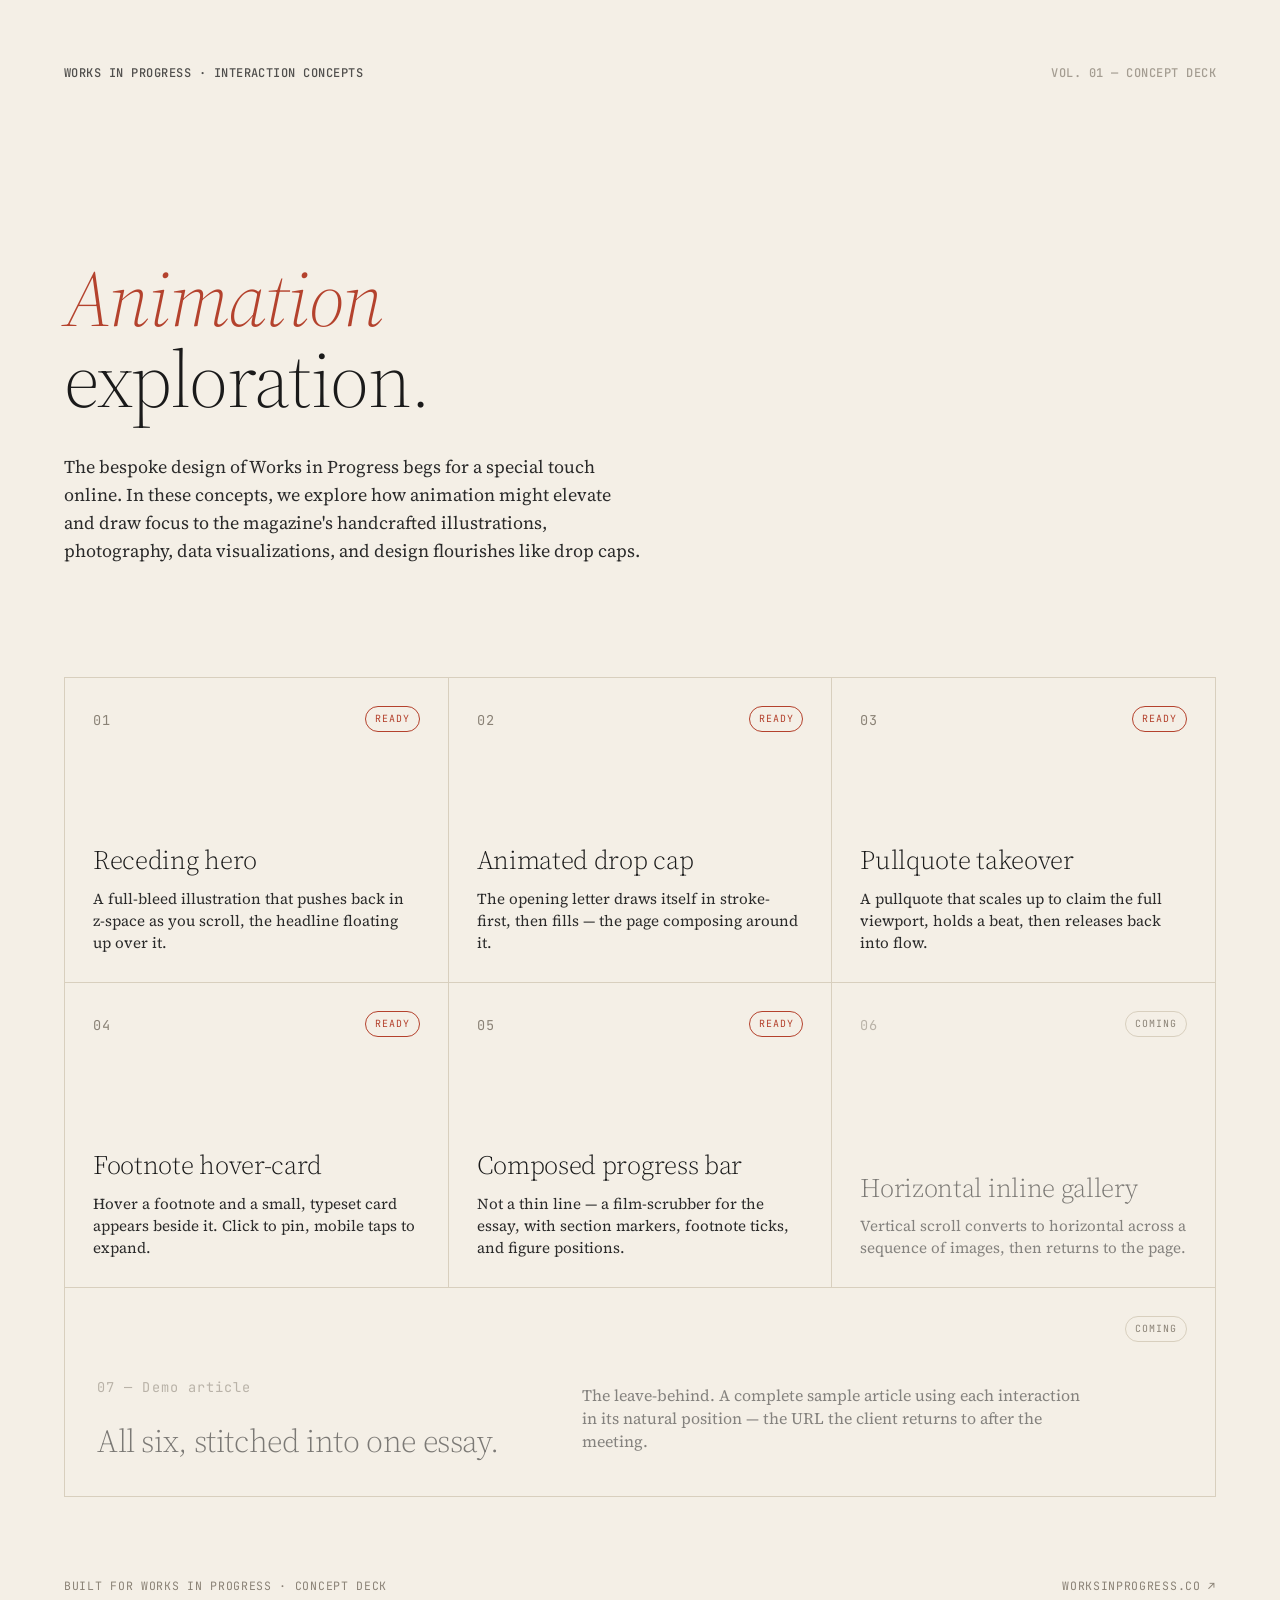
<file: index.html>
<!doctype html>
<html lang="en">
  <head>
    <meta charset="utf-8" />
    <meta name="viewport" content="width=device-width, initial-scale=1" />
    <title>Works in Progress — Interaction concepts</title>
    <meta
      name="description"
      content="Six signature interaction concepts for a Works in Progress redesign — a reading-first treatment of editorial moments."
    />
    <link rel="stylesheet" href="shared/base.css" />
    <style>
      /* index-only styles — the index is itself a designed artifact */
      body { background: var(--paper); }

      .page {
        max-width: 78rem;
        margin: 0 auto;
        padding: clamp(2rem, 5vw, 4rem) var(--gutter) 4rem;
      }

      .topline {
        display: flex;
        justify-content: space-between;
        align-items: baseline;
        margin-bottom: clamp(5rem, 14vw, 11rem);
      }
      .topline .kicker { color: var(--ink); opacity: 0.75; }
      .topline .issue { color: var(--muted); }

      .lede {
        max-width: 44rem;
        margin-bottom: clamp(4rem, 9vw, 7rem);
      }
      .lede h1 {
        font-size: clamp(2.75rem, 6.2vw, 5.25rem);
        font-weight: 300;
        line-height: 1.02;
        letter-spacing: -0.018em;
        margin: 0 0 2rem;
      }
      .lede h1 em {
        font-style: italic;
        font-weight: 300;
        color: var(--accent);
      }
      .lede p {
        font-size: 1.125rem;
        line-height: 1.55;
        max-width: 36rem;
        color: var(--ink-soft);
      }

      /* card grid */
      .grid {
        display: grid;
        grid-template-columns: repeat(3, 1fr);
        gap: 1px;
        background: var(--rule);
        border: 1px solid var(--rule);
      }
      .grid > * { background: var(--paper); }

      .card {
        position: relative;
        display: flex;
        flex-direction: column;
        padding: 2rem 1.75rem 1.75rem;
        min-height: 19rem;
        color: inherit;
        border-bottom: none;
        transition: background 220ms ease, transform 320ms cubic-bezier(.2,.7,.2,1);
        text-decoration: none;
      }
      .card:hover {
        background: var(--paper-deep);
        color: inherit;
        border-bottom: none;
      }
      .card:hover .card-title { color: var(--accent); }
      .card:hover .card-title::after { transform: scaleX(1); }

      .card .num {
        font-family: var(--mono);
        font-size: 0.85rem;
        letter-spacing: 0.08em;
        color: var(--muted);
        margin-bottom: auto;
      }
      .card-title {
        position: relative;
        font-family: var(--serif);
        font-weight: 300;
        font-size: 1.65rem;
        line-height: 1.1;
        letter-spacing: -0.012em;
        margin: 4rem 0 0.75rem;
        transition: color 220ms ease;
      }
      .card-title::after {
        content: "";
        position: absolute;
        left: 0; bottom: -4px;
        width: 2.25rem; height: 1px;
        background: currentColor;
        transform: scaleX(0);
        transform-origin: left center;
        transition: transform 320ms cubic-bezier(.2,.7,.2,1);
      }
      .card-caption {
        font-size: 0.95rem;
        line-height: 1.45;
        color: var(--ink-soft);
        max-width: 22rem;
        margin: 0;
      }
      .card-status {
        position: absolute;
        top: 1.75rem;
        right: 1.75rem;
        font-family: var(--mono);
        font-size: 0.62rem;
        letter-spacing: 0.1em;
        text-transform: uppercase;
        color: var(--muted);
        padding: 0.25rem 0.55rem;
        border: 1px solid var(--rule);
        border-radius: 999px;
      }
      .card-status[data-state="ready"] {
        color: var(--accent);
        border-color: var(--accent);
      }
      .card[aria-disabled="true"] {
        cursor: not-allowed;
      }
      .card[aria-disabled="true"]:hover {
        background: var(--paper);
        transform: none;
      }
      .card[aria-disabled="true"]:hover .card-title { color: inherit; }
      .card[aria-disabled="true"]:hover .card-title::after { transform: scaleX(0); }
      .card[aria-disabled="true"] .num,
      .card[aria-disabled="true"] .card-title,
      .card[aria-disabled="true"] .card-caption {
        opacity: 0.55;
      }

      /* the wide 07 card */
      .card-wide {
        grid-column: 1 / -1;
        min-height: 13rem;
        padding: 2.25rem 2rem;
        display: grid;
        grid-template-columns: minmax(0, 0.85fr) minmax(0, 1.15fr);
        gap: 2.5rem;
        align-items: end;
      }
      .card-wide .card-title { font-size: 2rem; margin: 1.5rem 0 0; }
      .card-wide .num { margin-bottom: 0; }
      .card-wide .card-caption {
        max-width: 32rem;
        font-size: 1rem;
        align-self: end;
        padding-bottom: 0.4rem;
      }

      /* footer */
      .footer {
        margin-top: 5rem;
        display: flex;
        justify-content: space-between;
        gap: 1rem;
        flex-wrap: wrap;
        font-family: var(--mono);
        font-size: 0.72rem;
        letter-spacing: 0.06em;
        text-transform: uppercase;
        color: var(--muted);
      }
      .footer a { border-bottom: none; color: inherit; }
      .footer a:hover { color: var(--accent); }

      /* mobile */
      @media (max-width: 880px) {
        .grid { grid-template-columns: repeat(2, 1fr); }
      }
      @media (max-width: 560px) {
        .grid { grid-template-columns: 1fr; }
        .card-wide { grid-template-columns: 1fr; gap: 1rem; }
        .card-wide .card-caption { padding-bottom: 0; }
        .topline { margin-bottom: 3rem; }
      }
    </style>
  </head>
  <body>
    <main class="page">
      <header class="topline">
        <span class="kicker">Works in Progress · Interaction concepts</span>
        <span class="kicker issue">Vol. 01 — Concept deck</span>
      </header>

      <section class="lede">
        <h1><em>Animation</em><br />exploration.</h1>
        <p>
          The bespoke design of Works in Progress begs for a special touch online. In these
          concepts, we explore how animation might elevate and draw focus to the magazine's
          handcrafted illustrations, photography, data visualizations, and design flourishes
          like drop caps.
        </p>
      </section>

      <nav class="grid" aria-label="Prototypes">
        <a class="card" href="01-receding-hero/index.html">
          <span class="num">01</span>
          <span class="card-status" data-state="ready">Ready</span>
          <h2 class="card-title">Receding hero</h2>
          <p class="card-caption">
            A full-bleed illustration that pushes back in z-space as you scroll, the headline
            floating up over it.
          </p>
        </a>

        <a class="card" href="02-animated-dropcap/index.html">
          <span class="num">02</span>
          <span class="card-status" data-state="ready">Ready</span>
          <h2 class="card-title">Animated drop cap</h2>
          <p class="card-caption">
            The opening letter draws itself in stroke-first, then fills — the page composing
            around it.
          </p>
        </a>

        <a class="card" href="03-pullquote-takeover/index.html">
          <span class="num">03</span>
          <span class="card-status" data-state="ready">Ready</span>
          <h2 class="card-title">Pullquote takeover</h2>
          <p class="card-caption">
            A pullquote that scales up to claim the full viewport, holds a beat, then releases
            back into flow.
          </p>
        </a>

        <a class="card" href="04-footnote-hovercard/index.html">
          <span class="num">04</span>
          <span class="card-status" data-state="ready">Ready</span>
          <h2 class="card-title">Footnote hover-card</h2>
          <p class="card-caption">
            Hover a footnote and a small, typeset card appears beside it. Click to pin, mobile
            taps to expand.
          </p>
        </a>

        <a class="card" href="05-composed-progress-bar/index.html">
          <span class="num">05</span>
          <span class="card-status" data-state="ready">Ready</span>
          <h2 class="card-title">Composed progress bar</h2>
          <p class="card-caption">
            Not a thin line — a film-scrubber for the essay, with section markers, footnote
            ticks, and figure positions.
          </p>
        </a>

        <a class="card" href="06-horizontal-gallery/index.html" aria-disabled="true" onclick="event.preventDefault()">
          <span class="num">06</span>
          <span class="card-status" data-state="coming">Coming</span>
          <h2 class="card-title">Horizontal inline gallery</h2>
          <p class="card-caption">
            Vertical scroll converts to horizontal across a sequence of images, then returns to
            the page.
          </p>
        </a>

        <a class="card card-wide" href="07-demo-article/index.html" aria-disabled="true" onclick="event.preventDefault()">
          <div>
            <span class="num">07 — Demo article</span>
            <span class="card-status" data-state="coming">Coming</span>
            <h2 class="card-title">All six, stitched into one essay.</h2>
          </div>
          <p class="card-caption">
            The leave-behind. A complete sample article using each interaction in its natural
            position — the URL the client returns to after the meeting.
          </p>
        </a>
      </nav>

      <footer class="footer">
        <span>Built for Works in Progress · concept deck</span>
        <a href="https://worksinprogress.co" target="_blank" rel="noopener">worksinprogress.co ↗</a>
      </footer>
    </main>
  </body>
</html>
</file>
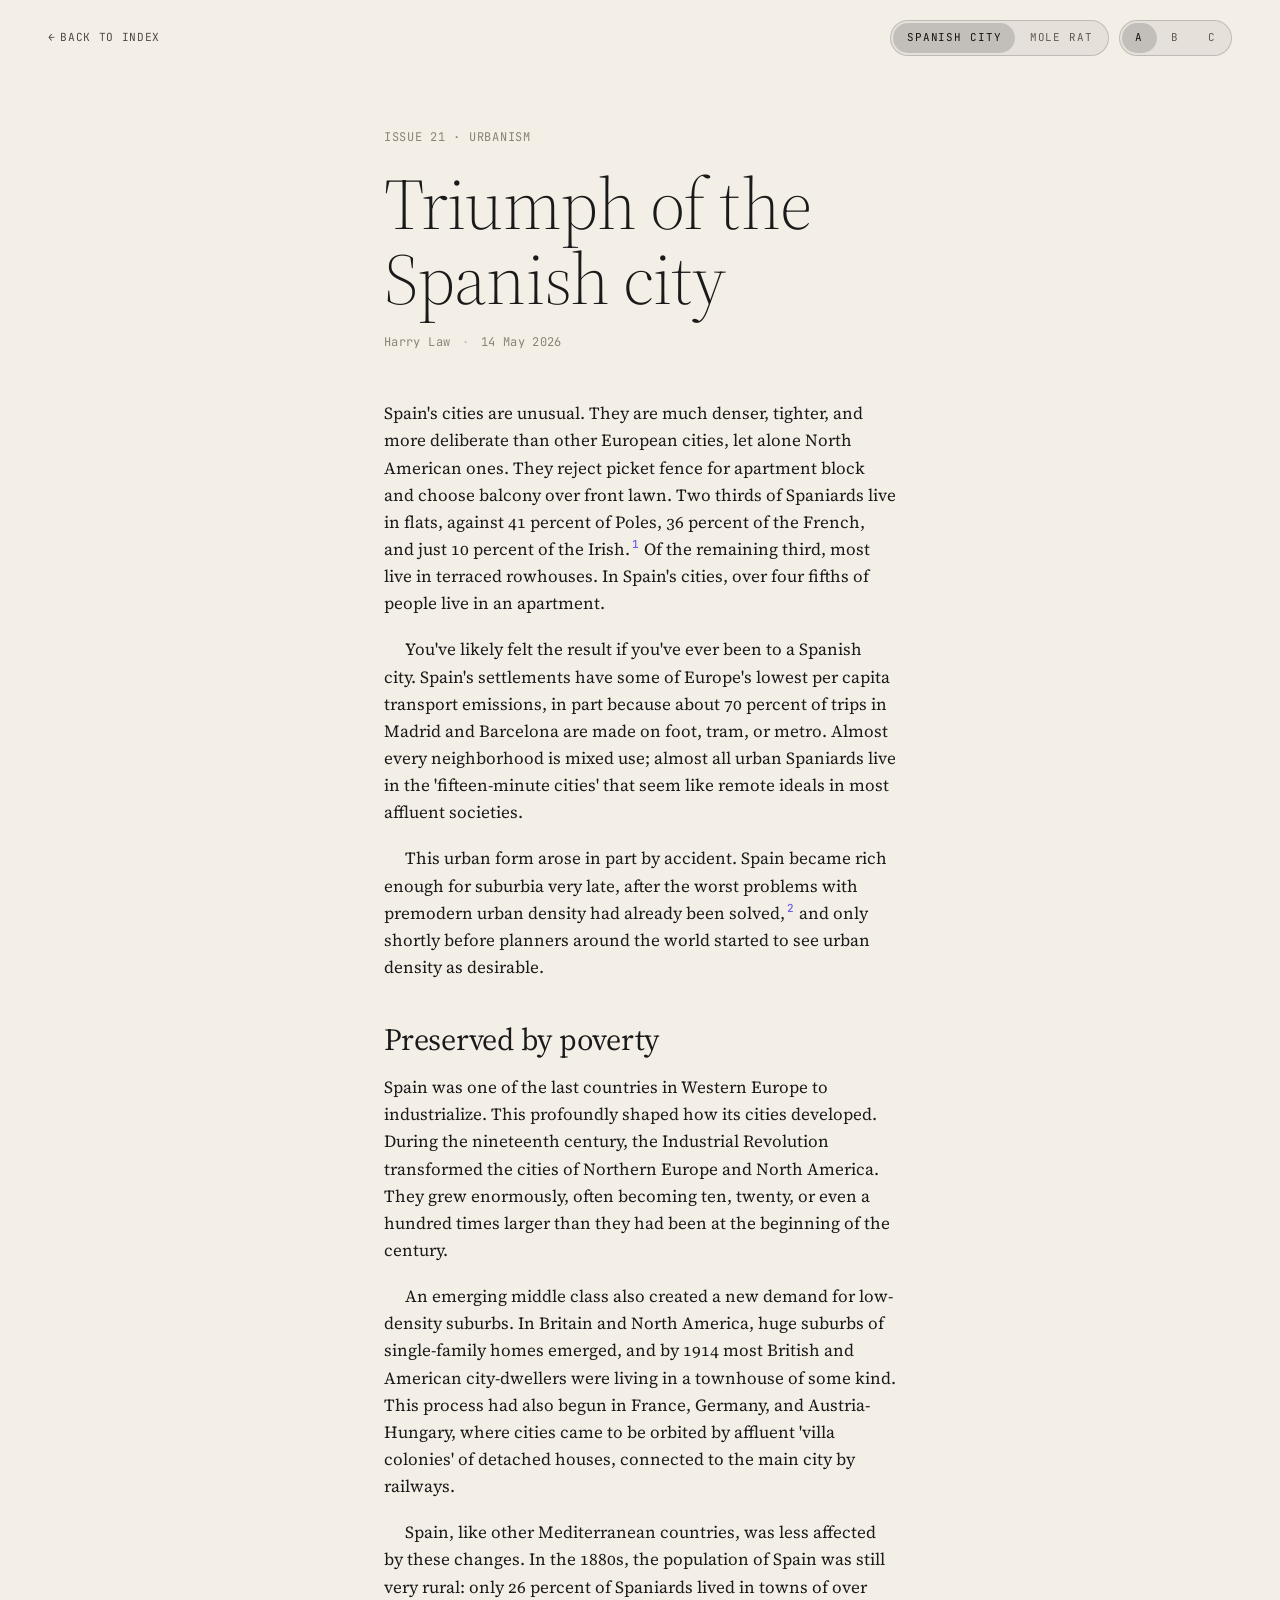
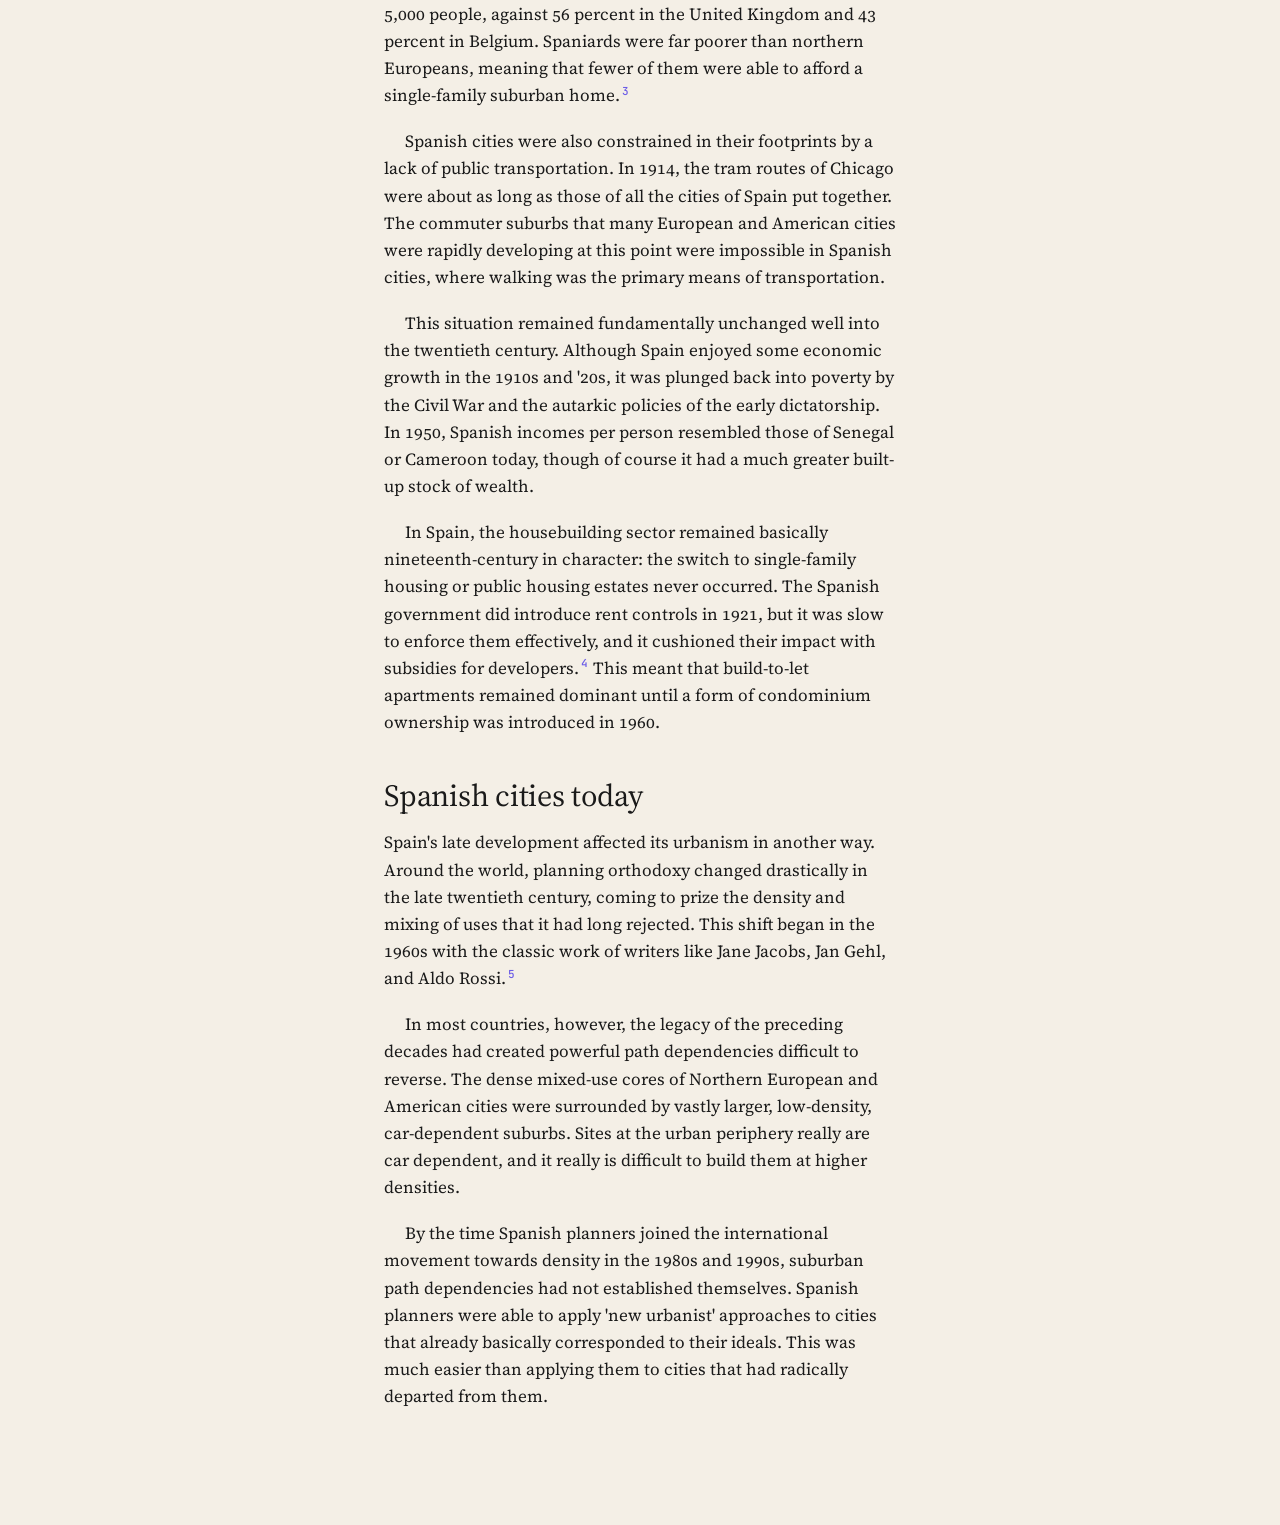
<file: 04-footnote-hovercard/index.html>
<!doctype html>
<html lang="en">
  <head>
    <meta charset="utf-8" />
    <meta name="viewport" content="width=device-width, initial-scale=1" />
    <title>Footnote hover-card — Works in Progress concepts</title>
    <meta
      name="description"
      content="Prototype 04 — Hover a footnote anchor to reveal a typeset card; click to pin it. Three variants: floating card, margin rail, bottom drawer."
    />
    <link rel="icon" href="data:," />
    <link rel="stylesheet" href="../shared/base.css" />
    <link rel="stylesheet" href="../shared/nav.css" />
    <link rel="stylesheet" href="styles.css" />
  </head>
  <body>
    <article class="article-shell">
      <header class="article-header-block">
        <p class="article-kicker">Issue 21 · Urbanism</p>
        <h1 class="article-title display">Triumph of the Spanish&nbsp;city</h1>
        <p class="article-byline">
          <span class="byline-name">Harry Law</span>
          <span class="byline-sep">·</span>
          <time datetime="2026-05-14">14 May 2026</time>
        </p>
      </header>

      <div class="article-body" data-body data-article="spain">
        <p class="lede">
          Spain's cities are unusual. They are much denser, tighter, and more deliberate
          than other European cities, let alone North American ones. They reject picket
          fence for apartment block and choose balcony over front lawn. Two thirds of
          Spaniards live in flats, against 41 percent of Poles, 36 percent of the
          French, and just 10 percent of the Irish.<sup class="fn-anchor" data-fn="1" tabindex="0" role="button" aria-label="Footnote 1">1</sup>
          Of the remaining third, most live in terraced rowhouses. In Spain's cities,
          over four fifths of people live in an apartment.
        </p>

        <p>
          You've likely felt the result if you've ever been to a Spanish city. Spain's
          settlements have some of Europe's lowest per capita transport emissions, in
          part because about 70 percent of trips in Madrid and Barcelona are made on
          foot, tram, or metro. Almost every neighborhood is mixed use; almost all
          urban Spaniards live in the 'fifteen-minute cities' that seem like remote
          ideals in most affluent societies.
        </p>

        <p>
          This urban form arose in part by accident. Spain became rich enough for
          suburbia very late, after the worst problems with premodern urban density had
          already been solved,<sup class="fn-anchor" data-fn="2" tabindex="0" role="button" aria-label="Footnote 2">2</sup>
          and only shortly before planners around the world started to see urban
          density as desirable.
        </p>

        <h2 class="section-heading">Preserved by poverty</h2>

        <p>
          Spain was one of the last countries in Western Europe to industrialize. This
          profoundly shaped how its cities developed. During the nineteenth century, the
          Industrial Revolution transformed the cities of Northern Europe and North
          America. They grew enormously, often becoming ten, twenty, or even a hundred
          times larger than they had been at the beginning of the century.
        </p>

        <p>
          An emerging middle class also created a new demand for low-density suburbs.
          In Britain and North America, huge suburbs of single-family homes emerged, and
          by 1914 most British and American city-dwellers were living in a townhouse of
          some kind. This process had also begun in France, Germany, and Austria-Hungary,
          where cities came to be orbited by affluent 'villa colonies' of detached
          houses, connected to the main city by railways.
        </p>

        <p>
          Spain, like other Mediterranean countries, was less affected by these changes.
          In the 1880s, the population of Spain was still very rural: only 26 percent of
          Spaniards lived in towns of over 5,000 people, against 56 percent in the
          United Kingdom and 43 percent in Belgium. Spaniards were far poorer than
          northern Europeans, meaning that fewer of them were able to afford a
          single-family suburban home.<sup class="fn-anchor" data-fn="3" tabindex="0" role="button" aria-label="Footnote 3">3</sup>
        </p>

        <p>
          Spanish cities were also constrained in their footprints by a lack of public
          transportation. In 1914, the tram routes of Chicago were about as long as those
          of all the cities of Spain put together. The commuter suburbs that many European
          and American cities were rapidly developing at this point were impossible in
          Spanish cities, where walking was the primary means of transportation.
        </p>

        <p>
          This situation remained fundamentally unchanged well into the twentieth century.
          Although Spain enjoyed some economic growth in the 1910s and '20s, it was plunged
          back into poverty by the Civil War and the autarkic policies of the early
          dictatorship. In 1950, Spanish incomes per person resembled those of Senegal or
          Cameroon today, though of course it had a much greater built-up stock of wealth.
        </p>

        <p>
          In Spain, the housebuilding sector remained basically nineteenth-century in
          character: the switch to single-family housing or public housing estates never
          occurred. The Spanish government did introduce rent controls in 1921, but it
          was slow to enforce them effectively, and it cushioned their impact with
          subsidies for developers.<sup class="fn-anchor" data-fn="4" tabindex="0" role="button" aria-label="Footnote 4">4</sup>
          This meant that build-to-let apartments remained dominant until a form of
          condominium ownership was introduced in 1960.
        </p>

        <h2 class="section-heading">Spanish cities today</h2>

        <p>
          Spain's late development affected its urbanism in another way. Around the world,
          planning orthodoxy changed drastically in the late twentieth century, coming to
          prize the density and mixing of uses that it had long rejected. This shift began
          in the 1960s with the classic work of writers like Jane Jacobs, Jan Gehl, and
          Aldo Rossi.<sup class="fn-anchor" data-fn="5" tabindex="0" role="button" aria-label="Footnote 5">5</sup>
        </p>

        <p>
          In most countries, however, the legacy of the preceding decades had created
          powerful path dependencies difficult to reverse. The dense mixed-use cores of
          Northern European and American cities were surrounded by vastly larger,
          low-density, car-dependent suburbs. Sites at the urban periphery really are
          car dependent, and it really is difficult to build them at higher densities.
        </p>

        <p>
          By the time Spanish planners joined the international movement towards density
          in the 1980s and 1990s, suburban path dependencies had not established
          themselves. Spanish planners were able to apply 'new urbanist' approaches to
          cities that already basically corresponded to their ideals. This was much easier
          than applying them to cities that had radically departed from them.
        </p>
      </div>

      <div class="article-body" data-body data-article="molerat">
        <p class="lede">
          Homo sapiens are strangely long-lived. There are several measures by which
          this is true: size, heart rate, and reproductive window. In general, the more
          intelligent the species, the longer its lifespan — and even in premodern
          conditions, we outlast our fellow primates by a wide margin.<sup class="fn-anchor" data-fn="1" tabindex="0" role="button" aria-label="Footnote 1">1</sup>
        </p>

        <p>
          We don't just have long lives for our size, we also have long lives for our
          heart rates. Most mammals get about one billion heartbeats in their lifetime;
          humans get more than two billion.
        </p>

        <h2 class="section-heading">Evolved to live</h2>

        <p>
          Physiologically, humans have some of the cancer-fighting adaptations that other
          large, long-lived animals rely on. The puzzle of how a big, long-lived body
          keeps cancer at bay — despite having so many more cells in which a tumour might
          start — is known as Peto's paradox.
        </p>

        <p>
          One explanation points to large animals' slow metabolisms, which drive fewer
          cell divisions and so fewer of the mutations that lead to cancer. The same
          pattern shows up closer to home, where size tracks cancer risk within a single
          species.<sup class="fn-anchor" data-fn="2" tabindex="0" role="button" aria-label="Footnote 2">2</sup>
        </p>

        <h2 class="section-heading">Upgraded to live?</h2>

        <p>
          One option is to learn from the lobster. Telomeres, the repetitive strings of
          DNA that cap our chromosomes, shorten a little every time a cell divides; once
          they run down, the cell can no longer divide.<sup class="fn-anchor" data-fn="3" tabindex="0" role="button" aria-label="Footnote 3">3</sup>
        </p>

        <p>
          There is a naturally occurring enzyme, telomerase, that can repair telomeres by
          rebuilding their ends. Unfortunately, when telomerase was switched on in the
          skin cells of mice, it did give them longer lives — but also gave them more
          cancers.
        </p>

        <p>
          Human life would be very different if we, like naked mole rats, could break out
          of the exponential rise in mortality with age that the Gompertz law
          describes.<sup class="fn-anchor" data-fn="4" tabindex="0" role="button" aria-label="Footnote 4">4</sup>
        </p>

        <p>
          Evolution has tradeoffs. None of us would trade places with a clam or a
          tortoise, but the existence of animals that can live for centuries makes it
          worth asking what the underlying secret of aging really is.
        </p>
      </div>
    </article>

    <!-- Footnote content — hidden, read by JS -->
    <ol class="footnotes-source" aria-label="Footnotes" hidden data-article="spain">
      <li id="fn-1">
        Eurostat housing statistics, 2023. Apartment shares vary considerably by EU
        member state — Spain and Latvia sit at the top of the distribution; Ireland and
        the UK at the bottom.
      </li>
      <li id="fn-2">
        The 'urban penalty' — the gap in life expectancy between cities and rural
        areas — was largely eliminated in Spain by the 1930s, before mass affluence
        arrived.
      </li>
      <li id="fn-3">
        Figures from the historical motor vehicle registration tables compiled by the
        Spanish DGT and the U.S. Federal Highway Administration.
      </li>
      <li id="fn-4">
        For details on Spain's rent control regime and its developer subsidies, see
        Bonilla &amp; Ruiz, <em>Vivienda y urbanismo en España</em> (Madrid, 2014).
      </li>
      <li id="fn-5">
        See Jacobs, <em>The Death and Life of Great American Cities</em> (1961);
        Gehl, <em>Life Between Buildings</em> (1971); Rossi,
        <em>The Architecture of the City</em> (1966).
      </li>
    </ol>

    <ol class="footnotes-source" aria-label="Footnotes" hidden data-article="molerat">
      <li id="fn-1">
        But even in premodern conditions,
        <a href="https://pubmed.ncbi.nlm.nih.gov/19966301/">we live much longer than
        other primates</a>.
      </li>
      <li id="fn-2">
        <a href="https://onlinelibrary.wiley.com/doi/10.1111/j.1939-1676.2011.0695.x">Larger
        dog breeds get more cancer than smaller dog breeds</a>.
      </li>
      <li id="fn-3">
        The repeated sequence differs between species; in humans it is 5'-TTGGGG.
      </li>
      <li id="fn-4">
        The Spanish flu is unusual as a disease that disproportionately killed young
        adults, rather than the very old and very young.
      </li>
    </ol>

    <!-- Margin rail container for Variant B -->
    <aside class="margin-rail" data-margin-rail aria-label="Footnotes rail" hidden>
    </aside>

    <!-- Bottom drawer for Variant C -->
    <aside class="drawer" data-drawer hidden>
      <div class="drawer-header">
        <span class="drawer-title">Footnotes</span>
        <button class="drawer-close" aria-label="Close footnotes drawer">&times;</button>
      </div>
      <div class="drawer-body" data-drawer-body></div>
    </aside>

    <script src="https://cdn.jsdelivr.net/npm/gsap@3.13.0/dist/gsap.min.js"></script>
    <script src="../shared/nav.js" defer></script>
    <script src="../shared/articles.js" defer></script>
    <script src="footnotes.js" defer></script>
  </body>
</html>
</file>
<file: shared/base.css>
/* shared/base.css — design tokens, type system, baseline grid
 * Loaded by every page. Per-prototype overrides go in the prototype folder.
 */

@import url("https://fonts.googleapis.com/css2?family=Source+Serif+4:ital,opsz,wght@0,8..60,300..900;1,8..60,300..900&family=JetBrains+Mono:wght@400;500&display=swap");

:root {
  /* color */
  --paper: #f4efe6;
  --paper-deep: #ece5d6;
  --ink: #1a1a1a;
  --ink-soft: #2a2a2a;
  --muted: #8a8276;
  --rule: #d8cfbe;
  --accent: #b4422d; /* warm red — default; prototypes override */

  /* type */
  --serif: "Source Serif 4", "Source Serif Pro", Georgia, "Times New Roman", serif;
  --mono: "JetBrains Mono", ui-monospace, "SF Mono", Menlo, Consolas, monospace;

  /* measure */
  --measure: 38rem;        /* ~680px reading column */
  --measure-wide: 56rem;
  --gutter: clamp(1.25rem, 4vw, 3rem);

  /* baseline */
  --baseline: 1.6;
}

*, *::before, *::after { box-sizing: border-box; }

html {
  background: var(--paper);
  color: var(--ink);
  -webkit-font-smoothing: antialiased;
  -moz-osx-font-smoothing: grayscale;
  text-rendering: optimizeLegibility;
}

body {
  margin: 0;
  font-family: var(--serif);
  font-weight: 400;
  font-size: 1.0625rem;
  line-height: var(--baseline);
  font-feature-settings: "kern", "liga", "onum";
}

img, svg, video { max-width: 100%; display: block; height: auto; }

a {
  color: inherit;
  text-decoration: none;
  border-bottom: 1px solid currentColor;
  transition: color 180ms ease, border-color 180ms ease;
}
a:hover { color: var(--accent); border-color: var(--accent); }

/* type roles */
.kicker, .mono, .meta {
  font-family: var(--mono);
  font-size: 0.75rem;
  letter-spacing: 0.04em;
  text-transform: uppercase;
  color: var(--muted);
  font-weight: 500;
}

.display {
  font-family: var(--serif);
  font-weight: 300;
  font-style: normal;
  letter-spacing: -0.012em;
  line-height: 1.04;
}

h1, h2, h3, h4 { font-family: var(--serif); font-weight: 400; letter-spacing: -0.008em; }
h1 { font-size: clamp(2.5rem, 6vw, 4.5rem); line-height: 1.04; font-weight: 300; }
h2 { font-size: clamp(1.5rem, 2.4vw, 2rem); line-height: 1.2; margin: 2.5rem 0 1rem; }
h3 { font-size: 1.25rem; line-height: 1.3; margin: 2rem 0 0.5rem; }

p { margin: 0 0 1.1em; }
p + p { text-indent: 1.25em; }
p.lede, p:first-of-type { text-indent: 0; }

::selection { background: var(--ink); color: var(--paper); }

/* utility */
.wrap { max-width: var(--measure-wide); margin: 0 auto; padding: 0 var(--gutter); }
.measure { max-width: var(--measure); margin: 0 auto; padding: 0 var(--gutter); }
.rule { border: 0; border-top: 1px solid var(--rule); margin: 3rem 0; }

/* article shell (used by prototypes 01–07) */
.article {
  max-width: var(--measure);
  margin: 0 auto;
  padding: 0 var(--gutter);
}
.article h2 { margin-top: 3rem; }
.article figure { margin: 2.5rem 0; }
.article figcaption {
  font-family: var(--mono);
  font-size: 0.75rem;
  line-height: 1.5;
  color: var(--muted);
  margin-top: 0.75rem;
  letter-spacing: 0.01em;
  text-transform: none;
}

/* focus */
:focus-visible {
  outline: 2px solid var(--accent);
  outline-offset: 3px;
  border-radius: 1px;
}

/* reduced motion */
@media (prefers-reduced-motion: reduce) {
  *, *::before, *::after {
    animation-duration: 0.01ms !important;
    transition-duration: 0.01ms !important;
    scroll-behavior: auto !important;
  }
}
</file>
<file: shared/nav.css>
/* shared/nav.css — chrome that wraps every prototype page
 * back-to-index link top-left, optional variant toggle top-right
 */

.proto-chrome {
  position: fixed;
  top: 0; left: 0; right: 0;
  z-index: 100;
  display: flex;
  justify-content: space-between;
  align-items: center;
  padding: 1.25rem var(--gutter);
  pointer-events: none; /* let clicks pass through gaps */
  mix-blend-mode: difference;
  color: #ddd;
}
.proto-chrome > * { pointer-events: auto; }

.proto-back {
  font-family: var(--mono);
  font-size: 0.7rem;
  letter-spacing: 0.06em;
  text-transform: uppercase;
  color: inherit;
  border-bottom: none;
  opacity: 0.75;
  transition: opacity 180ms ease, transform 220ms ease;
}
.proto-back:hover {
  opacity: 1;
  transform: translateX(-2px);
  color: inherit;
  border-bottom: none;
}
.proto-back .arrow { display: inline-block; margin-right: 0.4em; }

/* right-side control cluster — holds the article toggle + variant toggle */
.proto-controls {
  display: inline-flex;
  align-items: center;
  gap: 0.6rem;
}

/* variant toggle — small pill group */
.variant-toggle {
  display: inline-flex;
  gap: 1px;
  padding: 2px;
  background: rgba(255,255,255,0.06);
  border: 1px solid rgba(255,255,255,0.18);
  border-radius: 999px;
  font-family: var(--mono);
  font-size: 0.68rem;
  letter-spacing: 0.08em;
  text-transform: uppercase;
}
.variant-toggle button {
  appearance: none;
  background: transparent;
  border: 0;
  color: inherit;
  padding: 0.4rem 0.85rem;
  border-radius: 999px;
  cursor: pointer;
  font: inherit;
  letter-spacing: inherit;
  text-transform: inherit;
  opacity: 0.65;
  transition: opacity 180ms ease, background 180ms ease;
}
.variant-toggle button:hover { opacity: 1; }
.variant-toggle button[aria-pressed="true"] {
  background: rgba(255,255,255,0.16);
  opacity: 1;
}

/* mobile */
@media (max-width: 640px) {
  .proto-chrome { padding: 0.85rem 1rem; align-items: flex-start; }
  .proto-controls { flex-wrap: wrap; justify-content: flex-end; gap: 0.4rem; }
  .variant-toggle { font-size: 0.6rem; }
  .variant-toggle button { padding: 0.35rem 0.6rem; }
}
</file>
<file: 04-footnote-hovercard/styles.css>
/* 04-footnote-hovercard/styles.css */

:root {
  --accent: #6b5ce7; /* violet — distinct from the warm red of other prototypes */
  --card-bg: #faf8f4;
  --card-border: #d8cfbe;
  --card-shadow: rgba(26, 26, 26, 0.08);
}

/* article layout */
.article-shell {
  max-width: var(--measure);
  margin: 0 auto;
  padding: clamp(5rem, 10vw, 8rem) var(--gutter) 6rem;
}

.article-header-block {
  margin-bottom: 3rem;
}
.article-kicker {
  font-family: var(--mono);
  font-size: 0.75rem;
  letter-spacing: 0.06em;
  text-transform: uppercase;
  color: var(--muted);
  margin: 0 0 1.25rem;
}
.article-title {
  margin: 0 0 1rem;
}
.article-byline {
  font-family: var(--mono);
  font-size: 0.75rem;
  letter-spacing: 0.03em;
  color: var(--muted);
  margin: 0;
}
.byline-sep {
  margin: 0 0.35em;
  opacity: 0.5;
}

/* footnote anchors */
.fn-anchor {
  font-family: var(--mono);
  font-size: 0.65em;
  font-weight: 500;
  color: var(--accent);
  cursor: pointer;
  position: relative;
  padding: 0 0.15em;
  border-bottom: none;
  transition: color 150ms ease;
  vertical-align: super;
  line-height: 0;
}
.fn-anchor:hover,
.fn-anchor:focus-visible {
  color: var(--ink);
}
.fn-anchor:focus-visible {
  outline: 2px solid var(--accent);
  outline-offset: 2px;
  border-radius: 2px;
}

/* ─── Variant A: Floating card ─── */

.fn-card {
  position: fixed;
  z-index: 200;
  width: clamp(260px, 28vw, 340px);
  background: var(--card-bg);
  border: 1px solid var(--card-border);
  border-radius: 6px;
  box-shadow: 0 4px 24px var(--card-shadow), 0 1px 4px var(--card-shadow);
  padding: 1.25rem 1.25rem 1rem;
  pointer-events: auto;
  opacity: 0;
  transform: translateY(6px);
  will-change: opacity, transform;
}
.fn-card.is-visible {
  opacity: 1;
  transform: translateY(0);
}
.fn-card.is-pinned {
  border-color: var(--accent);
  box-shadow: 0 4px 24px var(--card-shadow), 0 0 0 1px var(--accent);
}

.fn-card-num {
  font-family: var(--mono);
  font-size: 0.65rem;
  letter-spacing: 0.1em;
  text-transform: uppercase;
  color: var(--accent);
  margin: 0 0 0.5rem;
}
.fn-card-body {
  font-size: 0.88rem;
  line-height: 1.55;
  color: var(--ink-soft);
  margin: 0;
}
.fn-card-body em {
  font-style: italic;
}
.fn-card-close {
  position: absolute;
  top: 0.6rem;
  right: 0.6rem;
  appearance: none;
  background: none;
  border: 0;
  font-size: 1.1rem;
  color: var(--muted);
  cursor: pointer;
  padding: 0.2rem 0.4rem;
  line-height: 1;
  border-radius: 3px;
  transition: color 150ms ease, background 150ms ease;
  display: none;
}
.fn-card.is-pinned .fn-card-close {
  display: block;
}
.fn-card-close:hover {
  color: var(--ink);
  background: rgba(0, 0, 0, 0.05);
}

/* thin connecting line */
.fn-connector {
  position: fixed;
  z-index: 199;
  pointer-events: none;
  opacity: 0;
  transition: opacity 200ms ease;
}
.fn-connector.is-visible {
  opacity: 1;
}

/* ─── Variant B: Margin rail ─── */

.margin-rail {
  position: fixed;
  top: 0;
  right: 0;
  width: clamp(220px, 22vw, 300px);
  height: 100vh;
  padding: clamp(5rem, 10vw, 8rem) 1.5rem 2rem 1.25rem;
  overflow-y: auto;
  pointer-events: none;
  z-index: 50;
}
.margin-rail[hidden] {
  display: none;
}
.margin-rail:not([hidden]) {
  display: block;
}

.rail-note {
  pointer-events: auto;
  margin-bottom: 1.5rem;
  padding: 0.75rem 0;
  border-top: 1px solid var(--rule);
  opacity: 0.4;
  transition: opacity 300ms ease;
}
.rail-note.is-active {
  opacity: 1;
}
.rail-note-num {
  font-family: var(--mono);
  font-size: 0.62rem;
  letter-spacing: 0.1em;
  text-transform: uppercase;
  color: var(--accent);
  margin: 0 0 0.35rem;
}
.rail-note-body {
  font-size: 0.82rem;
  line-height: 1.5;
  color: var(--ink-soft);
  margin: 0;
}

/* Variant B: narrow the article to make room for the rail */
[data-variant="B"] .article-shell {
  max-width: calc(var(--measure) - 2rem);
  margin-left: var(--gutter);
  margin-right: clamp(240px, 24vw, 320px);
}

/* ─── Variant C: Bottom drawer ─── */

.drawer {
  position: fixed;
  bottom: 0;
  left: 0;
  right: 0;
  z-index: 300;
  background: var(--card-bg);
  border-top: 1px solid var(--card-border);
  box-shadow: 0 -4px 24px var(--card-shadow);
  max-height: 40vh;
  transform: translateY(100%);
  transition: transform 400ms cubic-bezier(0.22, 1, 0.36, 1);
  display: flex;
  flex-direction: column;
}
.drawer[hidden] {
  display: none;
}
.drawer.is-open {
  transform: translateY(0);
}

.drawer-header {
  display: flex;
  justify-content: space-between;
  align-items: center;
  padding: 0.85rem 1.25rem;
  border-bottom: 1px solid var(--rule);
  flex-shrink: 0;
}
.drawer-title {
  font-family: var(--mono);
  font-size: 0.7rem;
  letter-spacing: 0.08em;
  text-transform: uppercase;
  color: var(--muted);
}
.drawer-close {
  appearance: none;
  background: none;
  border: 0;
  font-size: 1.2rem;
  color: var(--muted);
  cursor: pointer;
  padding: 0.2rem 0.5rem;
  line-height: 1;
  border-radius: 3px;
  transition: color 150ms ease;
}
.drawer-close:hover {
  color: var(--ink);
}

.drawer-body {
  overflow-y: auto;
  padding: 1rem 1.25rem 1.5rem;
  display: flex;
  flex-direction: column;
  gap: 1rem;
}

.drawer-note {
  display: flex;
  gap: 0.75rem;
  align-items: baseline;
  padding-bottom: 1rem;
  border-bottom: 1px solid var(--rule);
}
.drawer-note:last-child {
  border-bottom: 0;
  padding-bottom: 0;
}
.drawer-note-num {
  font-family: var(--mono);
  font-size: 0.62rem;
  letter-spacing: 0.1em;
  color: var(--accent);
  flex-shrink: 0;
  min-width: 1.5rem;
}
.drawer-note-body {
  font-size: 0.88rem;
  line-height: 1.5;
  color: var(--ink-soft);
  margin: 0;
}
.drawer-note.is-highlight {
  background: rgba(107, 92, 231, 0.06);
  margin: -0.5rem -0.75rem;
  padding: 0.5rem 0.75rem 1.5rem;
  border-radius: 4px;
}

/* ─── Mobile ─── */

.fn-inline-expand {
  display: none;
  margin: 0.5rem 0 1rem;
  padding: 0.75rem 1rem;
  background: var(--card-bg);
  border: 1px solid var(--card-border);
  border-radius: 5px;
  font-size: 0.85rem;
  line-height: 1.5;
  color: var(--ink-soft);
}
.fn-inline-expand .fn-inline-num {
  font-family: var(--mono);
  font-size: 0.6rem;
  letter-spacing: 0.1em;
  text-transform: uppercase;
  color: var(--accent);
  display: block;
  margin-bottom: 0.3rem;
}
.fn-inline-expand.is-open {
  display: block;
}

@media (max-width: 768px) {
  /* Variant B: rail collapses on mobile, falls back to variant A behavior */
  [data-variant="B"] .article-shell {
    max-width: var(--measure);
    margin-left: auto;
    margin-right: auto;
  }
  .margin-rail {
    display: none !important;
  }
}

@media (max-width: 640px) {
  .fn-card {
    display: none !important;
  }
}

/* hidden footnote source list */
.footnotes-source {
  display: none;
}
</file>
